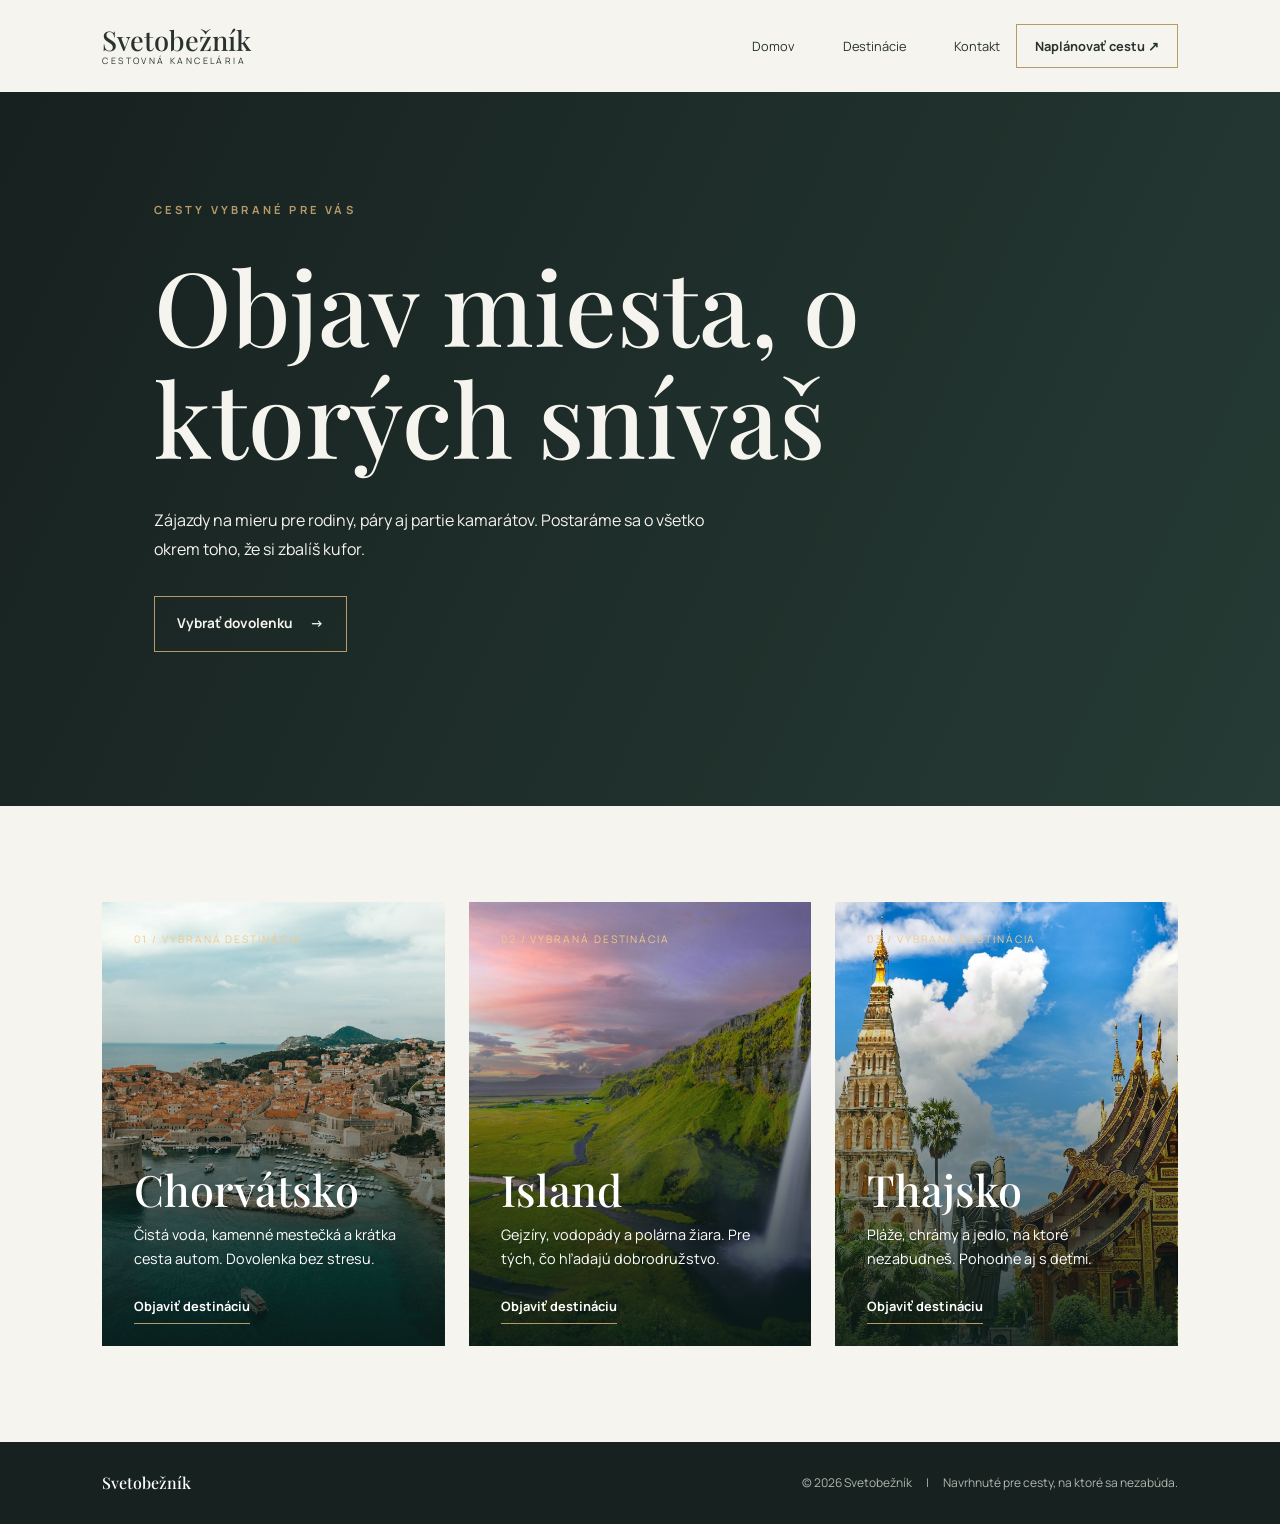
<file: index.html>
<!DOCTYPE html>
<html lang="sk">
<head>
    <meta charset="UTF-8">
    <meta name="viewport" content="width=device-width, initial-scale=1.0">
    <link rel="stylesheet" href="assets/css/normalize.css">
    <link rel="stylesheet" href="assets/css/style.css">
    <title>Svetobežník</title>
</head>
<body>
    <header>
        <div class="hlavicka__logo">
            <h1>Svetobežník</h1>
            <p>CESTOVNÁ KANCELÁRIA</p>
        </div>
        <nav>
            <a href="#domov">Domov</a>
            <a href="#destinacie">Destinácie</a>
            <a href="#kontakt">Kontakt</a>
        </nav>
        <a class="hlavicka__tlacidlo" href="#destinacie">Naplánovať cestu ↗</a>
    </header>

    <main>
        <section class="uvod" id="domov">
            <div class="uvod__obsah">
                <p class="uvod__popis">CESTY VYBRANÉ PRE VÁS</p>
                <h2>Objav miesta, o ktorých snívaš</h2>
                <p>Zájazdy na mieru pre rodiny, páry aj partie kamarátov. Postaráme sa o všetko okrem toho, že si zbalíš kufor.</p>
                <a href="#destinacie">Vybrať dovolenku　 →</a>
            </div>
        </section>

        <section class="destinacie" id="destinacie">
            <div class="destinacie__karty">
                <section class="destinacie__karta chorvatsko">
                    <p>01 / VYBRANÁ DESTINÁCIA</p>
                    <div>
                        <h2>Chorvátsko</h2>
                        <p>Čistá voda, kamenné mestečká a krátka cesta autom. Dovolenka bez stresu.</p>
                        <a href="mailto:ahoj@svetobeznik.sk?subject=Chorvatsko">Objaviť destináciu</a>
                    </div>
                </section>
                <section class="destinacie__karta island">
                    <p>02 / VYBRANÁ DESTINÁCIA</p>
                    <div>
                        <h2>Island</h2>
                        <p>Gejzíry, vodopády a polárna žiara. Pre tých, čo hľadajú dobrodružstvo.</p>
                        <a href="mailto:ahoj@svetobeznik.sk?subject=Island">Objaviť destináciu</a>
                    </div>
                </section>
                <section class="destinacie__karta thajsko">
                    <p>03 / VYBRANÁ DESTINÁCIA</p>
                    <div>
                        <h2>Thajsko</h2>
                        <p>Pláže, chrámy a jedlo, na ktoré nezabudneš. Pohodne aj s deťmi.</p>
                        <a href="mailto:ahoj@svetobeznik.sk?subject=Thajsko">Objaviť destináciu</a>
                    </div>
                </section>
            </div>
        </section>
    </main>

    <footer id="kontakt">
        <h2>Svetobežník</h2>
        <p>© 2026 Svetobežník　 |　 Navrhnuté pre cesty, na ktoré sa nezabúda.</p>
    </footer>
</body>
</html>
</file>
<file: assets/css/style.css>
@import url('https://fonts.googleapis.com/css2?family=Manrope:wght@400;500;600;700&family=Playfair+Display:wght@400;500;600&display=swap');

:root {
    --tmava: #17211f;
    --zelena: #263b35;
    --pozadie: #f6f4ee;
    --zlata: #b69a68;
    --text: #28332f;
    --seda: #68716b;
    --ciara: #e4e0d6;
}

body {
    margin: 0;
    background-color: var(--pozadie);
    color: var(--text);
    font-family: "Manrope", sans-serif;
}

h1, h2, p { margin: 0; }
h1, h2 { font-family: "Playfair Display", serif; font-weight: 500; }
a { color: inherit; text-decoration: none; }
a:hover { color: var(--zlata); }

header {
    display: flex;
    flex-wrap: wrap;
    align-items: center;
    justify-content: space-between;
    gap: 1rem;
    padding: 1.5rem 5%;
}

.hlavicka__logo h1 { font-size: 1.7rem; line-height: 1.1; }
.hlavicka__logo p { font-size: .55rem; letter-spacing: .15rem; }
header nav { display: flex; gap: 1.5rem; font-size: .8rem; }
.hlavicka__tlacidlo { border: 1px solid var(--zlata); padding: .85rem 1.1rem; font-size: .8rem; font-weight: 700; }

.uvod {
    padding: 5rem 5%;
    background: linear-gradient(115deg, var(--tmava), var(--zelena));
    color: var(--pozadie);
}
.uvod__obsah { max-width: 850px; }
.uvod__popis { color: var(--zlata); font-size: .7rem; font-weight: 700; letter-spacing: .2rem; }
.uvod h2 { font-size: clamp(3.4rem, 8vw, 7rem); line-height: 1.1; margin: 2rem 0; }
.uvod__obsah > p:not(.uvod__popis) { max-width: 580px; line-height: 1.8; }
.uvod a { display: inline-block; margin-top: 2rem; padding: 1.2rem 1.4rem; border: 1px solid var(--zlata); font-size: .85rem; font-weight: 700; }

.destinacie { padding: 5rem 5%; }
.destinacie__karty { display: grid; gap: 1.5rem; }
.destinacie__karta {
    min-height: 360px;
    padding: 2rem;
    color: white;
    display: flex;
    flex-direction: column;
    justify-content: space-between;
    background-size: cover;
    background-position: center;
}
.chorvatsko { background-image: linear-gradient(0deg, rgba(9,26,24,.9), transparent 85%), url('../images/chorvatsko.jpg'); }
.island { background-image: linear-gradient(0deg, rgba(9,26,24,.9), transparent 85%), url('../images/island.jpg'); }
.thajsko { background-image: linear-gradient(0deg, rgba(9,26,24,.9), transparent 85%), url('../images/thajsko.jpg'); }
.destinacie__karta > p { color: #f1c98c; font-size: .65rem; letter-spacing: .12rem; }
.destinacie__karta h2 { font-size: 2.7rem; }
.destinacie__karta div p { font-size: .9rem; line-height: 1.7; margin: .5rem 0 1.5rem; }
.destinacie__karta a { font-size: .8rem; font-weight: 700; border-bottom: 1px solid var(--zlata); padding-bottom: .5rem; }

footer {
    display: grid;
    gap: 1rem;
    padding: 2rem 5%;
    background-color: var(--tmava);
    color: white;
}
footer h2 { font-size: 1rem; }
footer p { color: #aeb6ae; font-size: .75rem; }

@media (min-width: 600px) {
    .destinacie__karty { grid-template-columns: repeat(2, 1fr); }
    footer { grid-template-columns: 1fr 1fr; align-items: center; }
    footer p { text-align: right; }
}

@media (min-width: 900px) {
    header { padding: 1.5rem 8%; }
    header nav { margin-left: auto; gap: 3rem; }
    .uvod { padding: 7rem 12%; min-height: 490px; }
    .destinacie { padding: 6rem 8%; }
    .destinacie__karty { grid-template-columns: repeat(3, 1fr); }
    .destinacie__karta { min-height: 380px; }
    footer { padding: 2rem 8%; }
}
</file>
